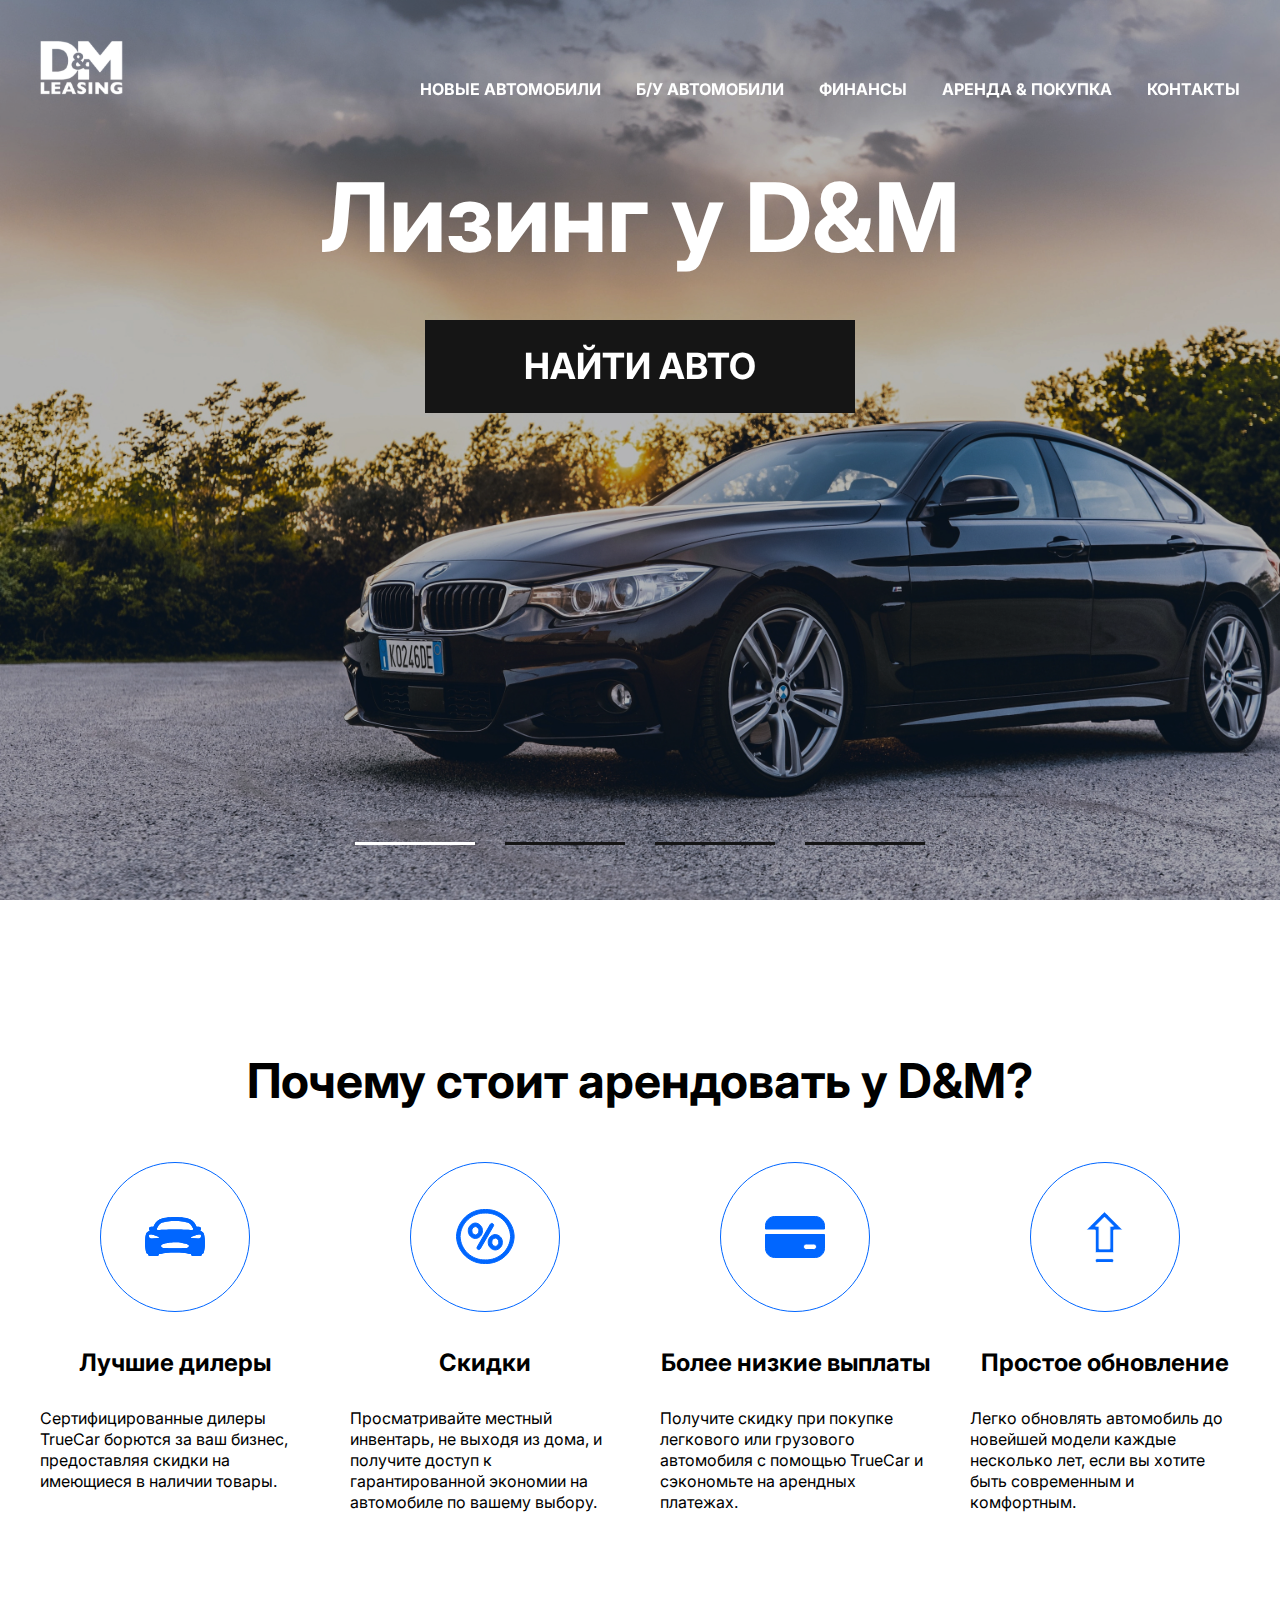
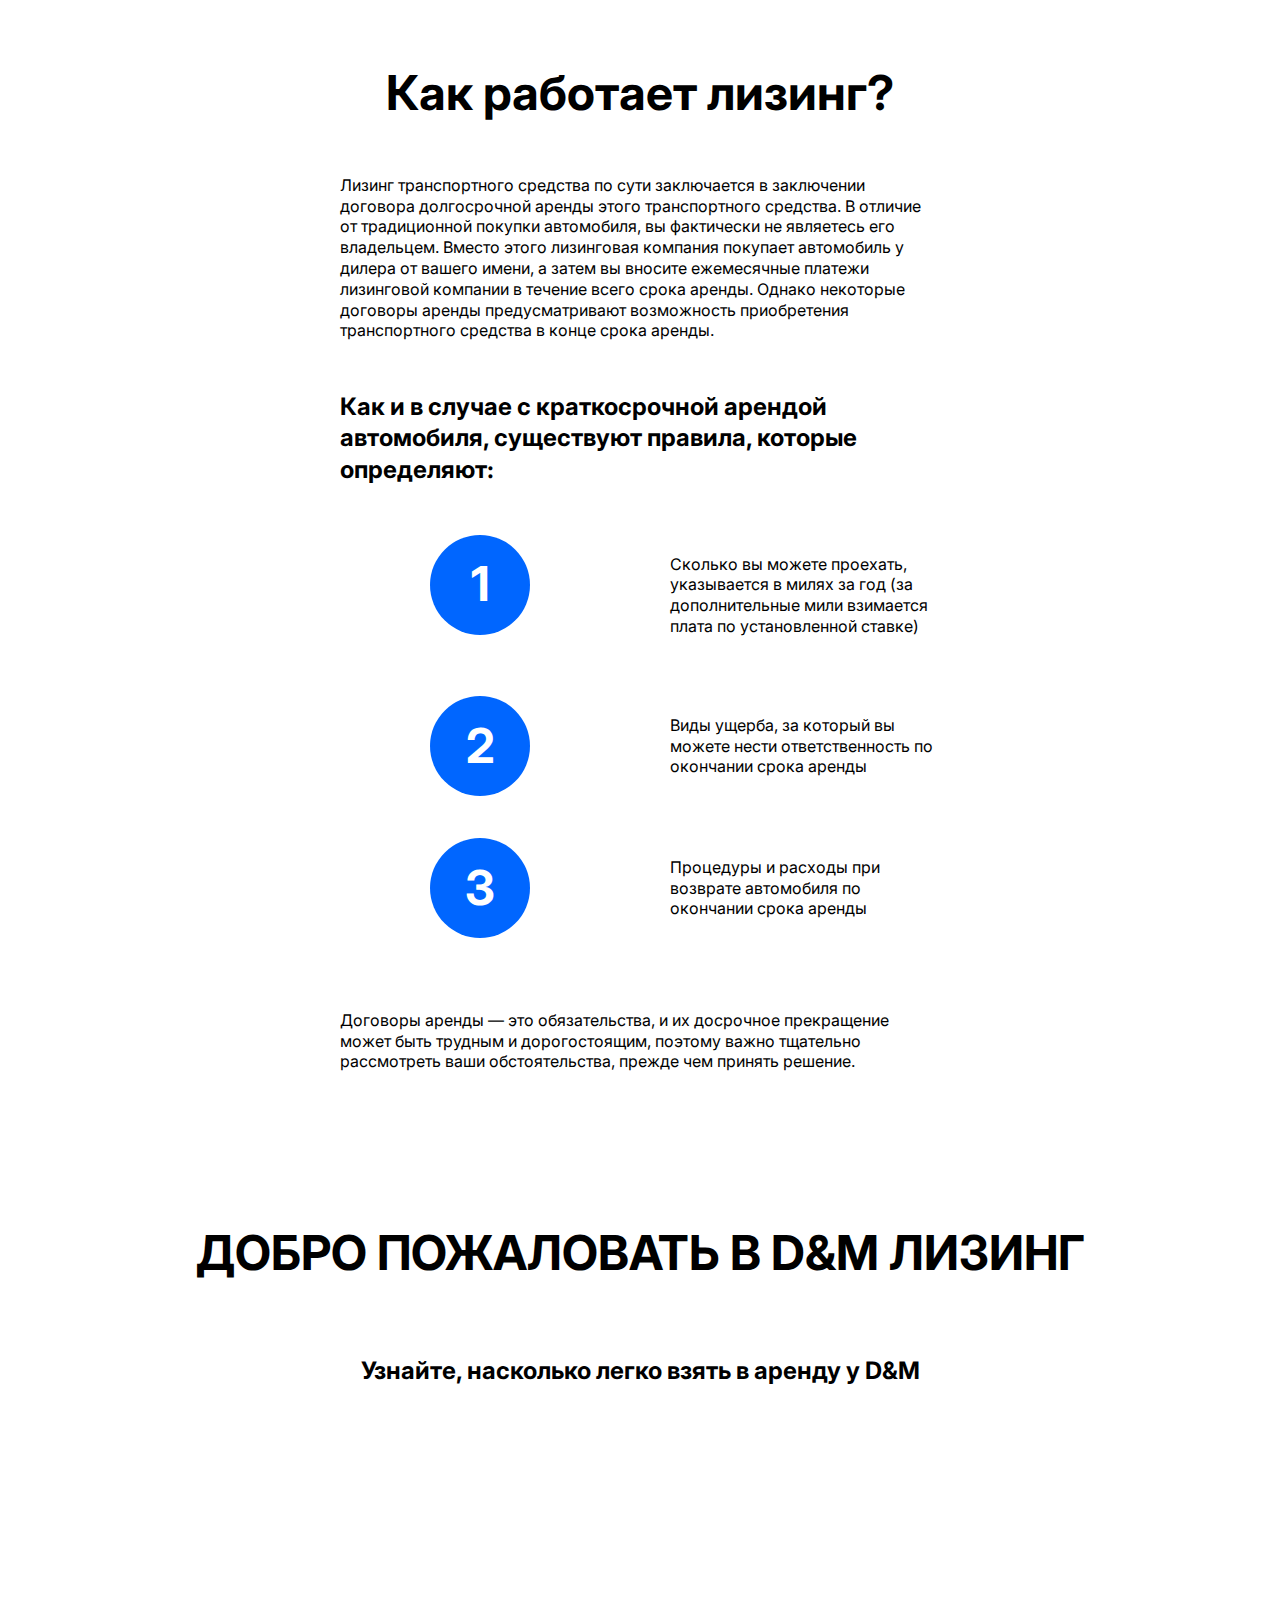
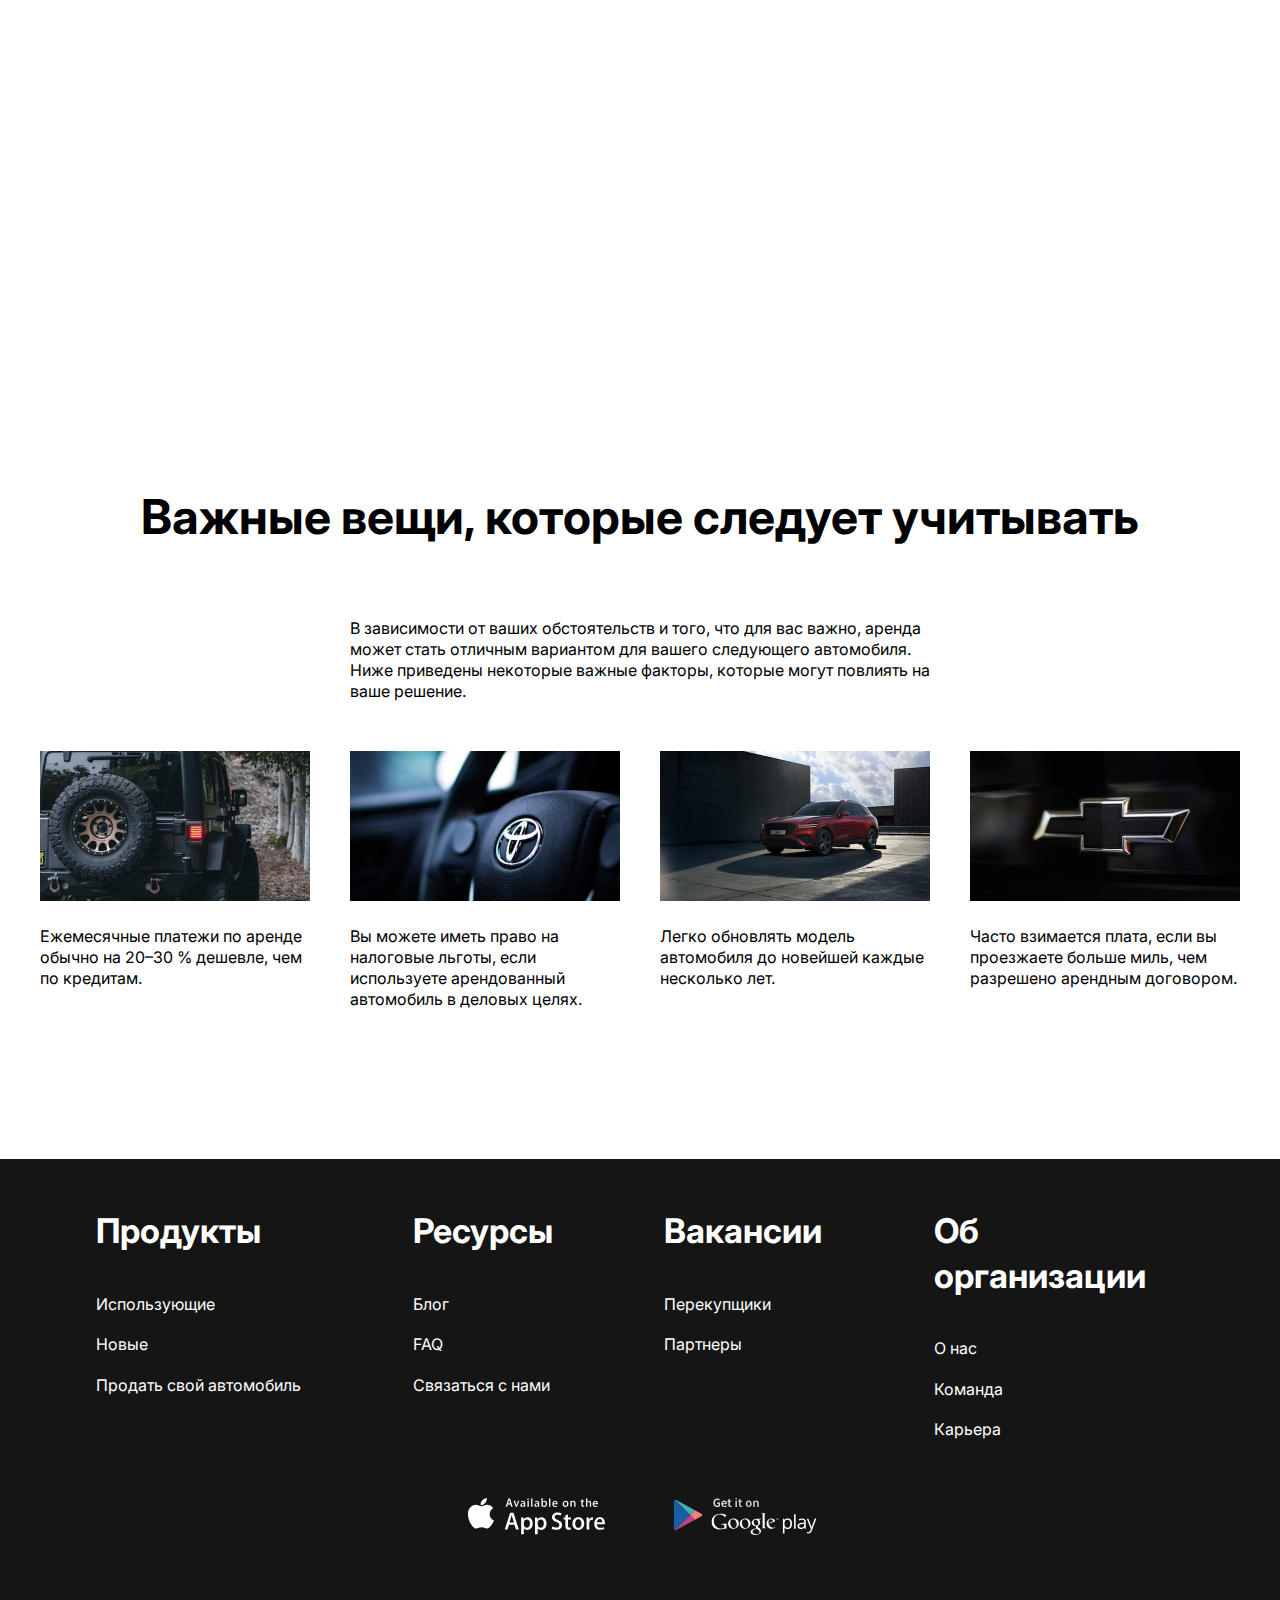
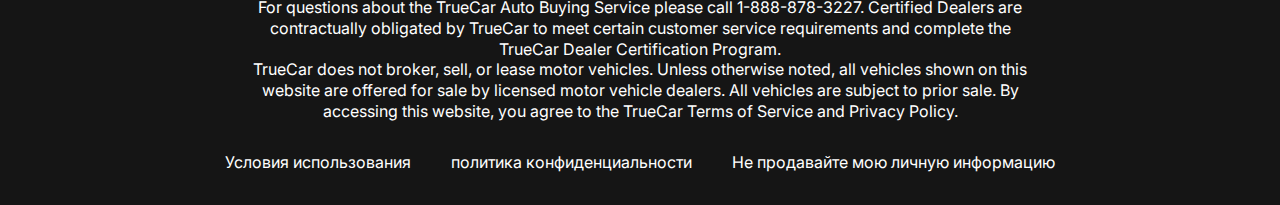
<file: index.html>
<!DOCTYPE html>
<html lang="en">
<head>
    <meta charset="UTF-8">
    <meta name="viewport" content="width=device-width, initial-scale=1.0">
    <title>Document</title>

    <link rel="preconnect" href="https://fonts.googleapis.com">
    <link rel="preconnect" href="https://fonts.gstatic.com" crossorigin>
    <link href="https://fonts.googleapis.com/css2?family=Inter:ital,opsz,wght@0,14..32,100..900;1,14..32,100..900&family=Roboto:wght@400;700&display=swap" rel="stylesheet">

    <!-- swipper -->
    <link
        rel="stylesheet"
        href="https://cdn.jsdelivr.net/npm/swiper@11/swiper-bundle.min.css"
    />

    <link rel="stylesheet" href="css/style.css">
</head>
<body>
    
    <div class="wrapper">
        <header class="header header-main">
            <div class="container">
                <div class="header__inner">
                    <a href="index.html" class="logo">
                        <img class="logo__img" src="images/logo.svg" alt="">
                    </a>
                    <nav class="menu">
                        <ul class="menu__list">
                            <li class="menu__list-item">
                                <a href="new-car.html" class="menu__list-link">НОВЫЕ АВТОМОБИЛИ</a>
                            </li>
                            <li class="menu__list-item">
                                <a href="#" class="menu__list-link">Б/У АВТОМОБИЛИ</a>
                            </li>
                            <li class="menu__list-item">
                                <a href="#" class="menu__list-link">ФИНАНСЫ</a>
                            </li>
                            <li class="menu__list-item">
                                <a href="#" class="menu__list-link">АРЕНДА & ПОКУПКА</a>
                            </li>
                            <li class="menu__list-item">
                                <a href="contacts.html" class="menu__list-link">Контакты</a>
                            </li>
                        </ul>
                    </nav>
                </div>

            </div>
        </header>

        <main class="main">
            <section class="top">
                <div class="container">
                    <h1 class="title">Лизинг у D&M</h1>

                    <a href="#" class="top__link">
                        НАЙТИ АВТО
                    </a>
                </div>
            </section>
            <div class="slider">
                <div class="swiper">
                    <div class="swiper-wrapper">
                        <div class="swiper-slide" style="background-image: url(images/slide1.jpg);background-size: cover;"></div>
                        <div class="swiper-slide" style="background-image: url(images/slide2.jpg);background-size: cover;"></div>
                        <div class="swiper-slide" style="background-image: url(images/slide1.jpg);background-size: cover;"></div>
                        <div class="swiper-slide" style="background-image: url(images/slide2.jpg);background-size: cover;"></div>

                    </div>
                    <div class="swiper-pagination"></div>
                </div>
            </div>

            <section class="why-lease">
                <div class="container">
                    <h2 class="section-title">Почему стоит арендовать у D&M?</h2>
                    
                    <ul class="why-lease__list">
                        <li class="why-lease__item">
                            <img class="why-lease__item-img" src="images/why-lease1.svg" alt="">
                            <h3 class="why-lease__item-title">
                                Лучшие дилеры
                            </h3>
                            <p class="why-lease__item-text">
                                Сертифицированные дилеры TrueCar борются за ваш бизнес, предоставляя скидки на имеющиеся в наличии товары.
                            </p>
                        </li>

                        <li class="why-lease__item">
                            <img class="why-lease__item-img" src="images/why-lease2.svg" alt="">
                            <h3 class="why-lease__item-title">
                                Скидки
                            </h3>
                            <p class="why-lease__item-text">
                                Просматривайте местный инвентарь, не выходя из дома, и получите доступ к гарантированной экономии на автомобиле по вашему выбору.
                            </p>
                        </li>

                        <li class="why-lease__item">
                            <img class="why-lease__item-img" src="images/why-lease3.svg" alt="">
                            <h3 class="why-lease__item-title">
                                Более низкие выплаты
                            </h3>
                            <p class="why-lease__item-text">
                                Получите скидку при покупке легкового или грузового автомобиля с помощью TrueCar и сэкономьте на арендных платежах.
                            </p>
                        </li>

                        <li class="why-lease__item">
                            <img class="why-lease__item-img" src="images/why-lease4.svg" alt="">
                            <h3 class="why-lease__item-title">
                                Простое обновление
                            </h3>
                            <p class="why-lease__item-text">
                                Легко обновлять автомобиль до новейшей модели каждые несколько лет, если вы хотите быть современным и комфортным.
                            </p>
                        </li>
                    </ul>
                </div>
            </section>

            <section class="how-does">
                <div class="container">
                    <div class="how-does__inner">
                        <h2 class="section-title">Как работает лизинг?</h2>
                        <p class="how-does__text">
                            Лизинг транспортного средства по сути заключается в заключении договора 
                            долгосрочной аренды этого транспортного средства. В отличие от традиционной
                             покупки автомобиля, вы фактически не являетесь его владельцем. 
                             Вместо этого лизинговая компания покупает автомобиль у дилера от 
                             вашего имени, а затем вы вносите ежемесячные платежи лизинговой компании 
                             в течение всего срока аренды. Однако некоторые договоры аренды 
                             предусматривают возможность приобретения транспортного средства 
                             в конце срока аренды.
                        </p>
                        <h4 class="how-does__title">Как и в случае с краткосрочной арендой автомобиля, существуют правила, которые определяют:</h4>
                        <ol class="how-does__list">
                            <li class="how-does__item">
                                Сколько вы можете проехать, указывается в милях за год 
                                (за дополнительные мили взимается плата по установленной ставке)
                            </li>
                            <li class="how-does__item">
                                Виды ущерба, за который вы можете нести ответственность 
                                по окончании срока аренды
                            </li>
                            <li class="how-does__item">
                                Процедуры и расходы при возврате автомобиля по окончании 
                                срока аренды
                            </li>
                        </ol>
                        <p class="how-does__text">
                            Договоры аренды — это обязательства, и их досрочное 
                            прекращение может быть трудным и дорогостоящим, поэтому важно 
                            тщательно рассмотреть ваши обстоятельства, прежде чем принять решение.
                        </p>
                    </div>
                </div>
            </section>

            <section class="video">
                <div class="container">
                    <h2 class="section-title video__title">
                        ДОБРО ПОЖАЛОВАТЬ В D&M ЛИЗИНГ
                    </h2>
                    <p class="video__text">
                        Узнайте, насколько легко взять в аренду у D&M
                    </p>
                    <iframe class="video__content" width="1000" height="500" 
                        src="https://www.youtube.com/embed/c0C5Vl1CNQs?si=hvheFlV9cmHF3KUT&amp;controls=0" 
                        title="YouTube video player" frameborder="0" 
                        allow="accelerometer; autoplay; clipboard-write; encrypted-media; gyroscope; picture-in-picture; web-share" 
                        referrerpolicy="strict-origin-when-cross-origin" 
                        allowfullscreen>
                    </iframe>
                </div>
            </section>

            <section class="important">
                <div class="container">
                    <h2 class="section-title important__title">Важные вещи, которые следует учитывать</h2>
                    <p class="important__text">
                        В зависимости от ваших обстоятельств и того, что для вас важно, 
                        аренда может стать отличным вариантом для вашего следующего автомобиля.
                         Ниже приведены некоторые важные факторы, которые могут повлиять на ваше решение.
                    </p>
                    <ul class="important__list">
                        <li class="important__item">
                            <img src="images/important1.jpg" alt="" class="important__item-img">
                            <p class="important__item-text">
                                Ежемесячные платежи по аренде обычно на 20–30 % дешевле, чем по кредитам.
                            </p>
                        </li>

                        <li class="important__item">
                            <img src="images/important2.jpg" alt="" class="important__item-img">
                            <p class="important__item-text">
                                Вы можете иметь право на налоговые льготы, если используете 
                                арендованный автомобиль в деловых целях.
                            </p>
                        </li>

                        <li class="important__item">
                            <img src="images/important3.jpg" alt="" class="important__item-img">
                            <p class="important__item-text">
                                Легко обновлять модель автомобиля до новейшей каждые несколько лет.
                            </p>
                        </li>

                        <li class="important__item">
                            <img src="images/important4.jpg" alt="" class="important__item-img">
                            <p class="important__item-text">
                                Часто взимается плата, если вы проезжаете больше миль, 
                                чем разрешено арендным договором.
                            </p>
                        </li>
                    </ul>
                </div>
            </section>
        </main>

        <footer class="footer">
            <div class="container">
                <nav class="footer__menu">
                    <ul class="footer__menu-list">
                        <li class="footer__menu-item">
                            <p class="footer__menu-title">Продукты</p>
                        </li>
                        <li class="footer__menu-item">
                            <a href="#" class="footer__menu-link">Использующие</a>
                        </li>
                        <li class="footer__menu-item">
                            <a href="#" class="footer__menu-link">Новые</a>
                        </li>
                        <li class="footer__menu-item">
                            <a href="#" class="footer__menu-link">Продать свой автомобиль</a>
                        </li>
                    </ul>

                    <ul class="footer__menu-list">
                        <li class="footer__menu-item">
                            <p class="footer__menu-title">Ресурсы</p>
                        </li>
                        <li class="footer__menu-item">
                            <a href="#" class="footer__menu-link">Блог</a>
                        </li>
                        <li class="footer__menu-item">
                            <a href="#" class="footer__menu-link">FAQ</a>
                        </li>
                        <li class="footer__menu-item">
                            <a href="#" class="footer__menu-link">Связаться с нами</a>
                        </li>
                    </ul>

                    <ul class="footer__menu-list">
                        <li class="footer__menu-item">
                            <p class="footer__menu-title">Вакансии</p>
                        </li>
                        <li class="footer__menu-item">
                            <a href="#" class="footer__menu-link">Перекупщики</a>
                        </li>
                        <li class="footer__menu-item">
                            <a href="#" class="footer__menu-link">Партнеры</a>
                        </li>
                    </ul>

                    <ul class="footer__menu-list">
                        <li class="footer__menu-item">
                            <p class="footer__menu-title">Об организации</p>
                        </li>
                        <li class="footer__menu-item">
                            <a href="#" class="footer__menu-link">О нас</a>
                        </li>
                        <li class="footer__menu-item">
                            <a href="#" class="footer__menu-link">Команда</a>
                        </li>
                        <li class="footer__menu-item">
                            <a href="#" class="footer__menu-link">Карьера</a>
                        </li>
                    </ul>

                </nav>
                <ul class="app">
                    <li class="app__item">
                        <a href="#" class="app__item-link">
                            <img class="app__item-img" src="images/app-store.svg" alt="">
                        </a>
                    </li>
                    <li class="app__item">
                        <a href="#" class="app__item-link">
                            <img class="app__item-img" src="images/google-play.svg" alt="">
                        </a>
                    </li>
                </ul>
                <div class="footer__copy">
                    <p class="footer__copy-text">
                        For questions about the TrueCar Auto Buying Service please call 1-888-878-3227.
                        Certified Dealers are contractually obligated by TrueCar to meet 
                        certain customer service requirements and complete the TrueCar Dealer Certification Program.
                    </p>
                    <p class="footer__copy-text">
                        TrueCar does not broker, sell, or lease motor vehicles. 
                        Unless otherwise noted, all vehicles shown on this website are offered 
                        for sale by licensed motor vehicle dealers. All vehicles are subject to prior sale. 
                        By accessing this website, you agree to the TrueCar Terms of Service and Privacy Policy.
                    </p>
                </div>
                <nav class="copy__nav">
                    <ul class="copy__nav-list">
                        <li class="copy__nav-item">
                            <a href="#" class="copy__nav-link">Условия использования</a>
                        </li>
                        <li class="copy__nav-item">
                            <a href="#" class="copy__nav-link">политика конфиденциальности</a>
                        </li>
                        <li class="copy__nav-item">
                            <a href="#" class="copy__nav-link">Не продавайте мою личную информацию</a>
                        </li>
                    </ul>
                </nav>
            </div>
        </footer>
    </div>


    <script src="https://cdn.jsdelivr.net/npm/swiper@11/swiper-bundle.min.js"></script>
    <script src="js/main.js"></script>
</body>
</html>
</file>
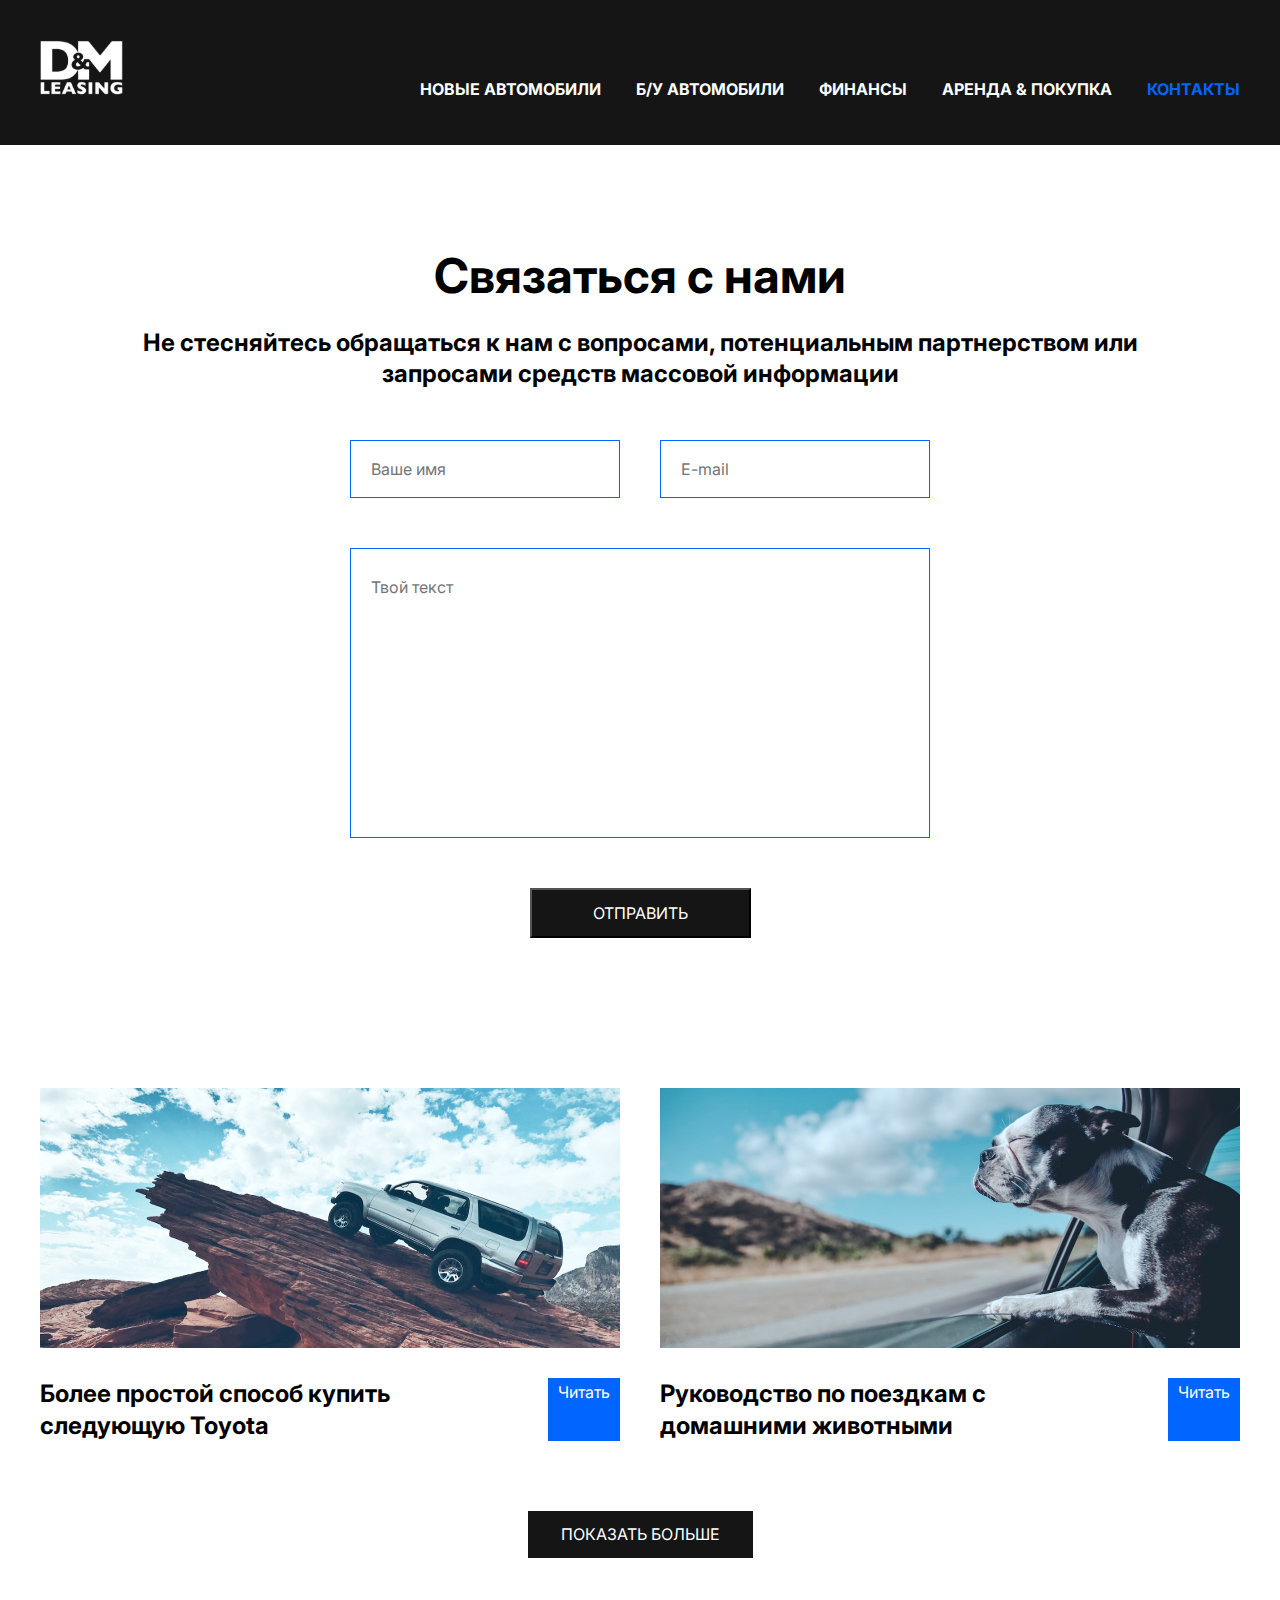
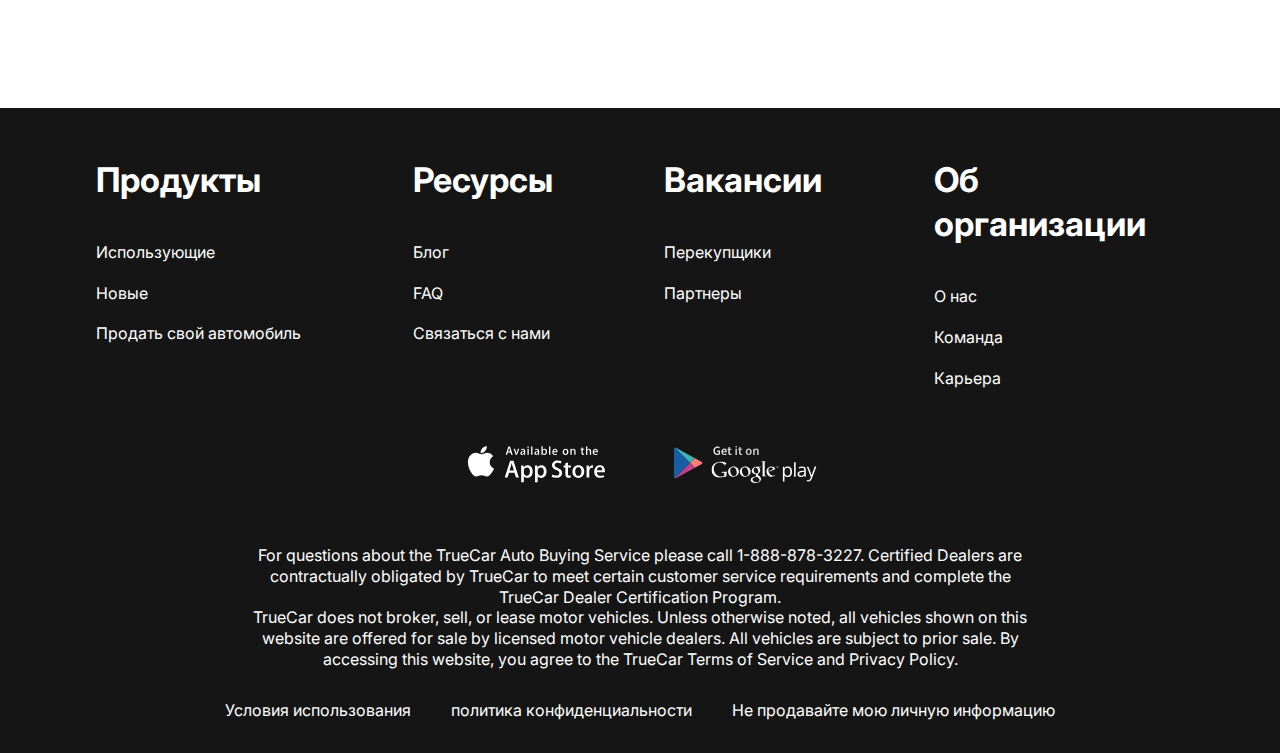
<file: contacts.html>
<!DOCTYPE html>
<html lang="en">
<head>
    <meta charset="UTF-8">
    <meta name="viewport" content="width=device-width, initial-scale=1.0">
    <title>Document</title>

    <link rel="preconnect" href="https://fonts.googleapis.com">
    <link rel="preconnect" href="https://fonts.gstatic.com" crossorigin>
    <link href="https://fonts.googleapis.com/css2?family=Inter:ital,opsz,wght@0,14..32,100..900;1,14..32,100..900&family=Roboto:wght@400;700&display=swap" rel="stylesheet">

    <link rel="stylesheet" href="css/style.css">
</head>
<body>
    
    <div class="wrapper">
        <header class="header">
            <div class="container">
                <div class="header__inner">
                    <a href="index.html" class="logo">
                        <img class="logo__img" src="images/logo.svg" alt="">
                    </a>
                    <nav class="menu">
                        <ul class="menu__list">
                            <li class="menu__list-item">
                                <a href="new-car.html" class="menu__list-link">НОВЫЕ АВТОМОБИЛИ</a>
                            </li>
                            <li class="menu__list-item">
                                <a href="#" class="menu__list-link">Б/У АВТОМОБИЛИ</a>
                            </li>
                            <li class="menu__list-item">
                                <a href="#" class="menu__list-link">ФИНАНСЫ</a>
                            </li>
                            <li class="menu__list-item">
                                <a href="#" class="menu__list-link">АРЕНДА & ПОКУПКА</a>
                            </li>
                            <li class="menu__list-item ">
                                <a href="contacts.html" class="menu__list-link menu__list-link--active">Контакты</a>
                            </li>
                        </ul>
                    </nav>
                </div>

            </div>
        </header>

        <main class="main">
            <section class="contacts">
                <div class="container">
                    <h2 class="section-title contacts__title">Связаться с нами</h2>
                    <p class="contacts__text">
                        Не стесняйтесь обращаться к нам с вопросами, потенциальным 
                        партнерством или запросами средств массовой информации
                    </p>
                    <form action="#" class="form">
                        <input type="text" class="form__input" placeholder="Ваше имя">
                        <input type="email" class="form__input" placeholder="E-mail">
                        <textarea class="form__textarea" placeholder="Твой текст"></textarea>
                        <button class="form__btn" type="submit">Отправить</button>
                    </form>
                </div>
            </section>

            <section class="blog">
                <div class="container">
                    <div class="blog__items">
                        <div class="blog__item">
                            <img class="blog__item-img" src="images/blog1.jpg" alt="">
                            <h4 class="blog__item-title">Более простой способ купить следующую Toyota</h4>
                            <a href="#" class="blog__item-link">Читать</a>
                        </div>

                        <div class="blog__item">
                            <img class="blog__item-img" src="images/blog2.jpg" alt="">
                            <h4 class="blog__item-title">Руководство по поездкам с домашними животными</h4>
                            <a href="#" class="blog__item-link">Читать</a>
                        </div>
                    </div>
                    <a href="#" class="showmore__link">
                        показать больше
                    </a>

                </div>
            </section>
            
        </main>

        <footer class="footer">
            <div class="container">
                <nav class="footer__menu">
                    <ul class="footer__menu-list">
                        <li class="footer__menu-item">
                            <p class="footer__menu-title">Продукты</p>
                        </li>
                        <li class="footer__menu-item">
                            <a href="#" class="footer__menu-link">Использующие</a>
                        </li>
                        <li class="footer__menu-item">
                            <a href="#" class="footer__menu-link">Новые</a>
                        </li>
                        <li class="footer__menu-item">
                            <a href="#" class="footer__menu-link">Продать свой автомобиль</a>
                        </li>
                    </ul>

                    <ul class="footer__menu-list">
                        <li class="footer__menu-item">
                            <p class="footer__menu-title">Ресурсы</p>
                        </li>
                        <li class="footer__menu-item">
                            <a href="#" class="footer__menu-link">Блог</a>
                        </li>
                        <li class="footer__menu-item">
                            <a href="#" class="footer__menu-link">FAQ</a>
                        </li>
                        <li class="footer__menu-item">
                            <a href="#" class="footer__menu-link">Связаться с нами</a>
                        </li>
                    </ul>

                    <ul class="footer__menu-list">
                        <li class="footer__menu-item">
                            <p class="footer__menu-title">Вакансии</p>
                        </li>
                        <li class="footer__menu-item">
                            <a href="#" class="footer__menu-link">Перекупщики</a>
                        </li>
                        <li class="footer__menu-item">
                            <a href="#" class="footer__menu-link">Партнеры</a>
                        </li>
                    </ul>

                    <ul class="footer__menu-list">
                        <li class="footer__menu-item">
                            <p class="footer__menu-title">Об организации</p>
                        </li>
                        <li class="footer__menu-item">
                            <a href="#" class="footer__menu-link">О нас</a>
                        </li>
                        <li class="footer__menu-item">
                            <a href="#" class="footer__menu-link">Команда</a>
                        </li>
                        <li class="footer__menu-item">
                            <a href="#" class="footer__menu-link">Карьера</a>
                        </li>
                    </ul>

                </nav>
                <ul class="app">
                    <li class="app__item">
                        <a href="#" class="app__item-link">
                            <img class="app__item-img" src="images/app-store.svg" alt="">
                        </a>
                    </li>
                    <li class="app__item">
                        <a href="#" class="app__item-link">
                            <img class="app__item-img" src="images/google-play.svg" alt="">
                        </a>
                    </li>
                </ul>
                <div class="footer__copy">
                    <p class="footer__copy-text">
                        For questions about the TrueCar Auto Buying Service please call 1-888-878-3227.
                        Certified Dealers are contractually obligated by TrueCar to meet 
                        certain customer service requirements and complete the TrueCar Dealer Certification Program.
                    </p>
                    <p class="footer__copy-text">
                        TrueCar does not broker, sell, or lease motor vehicles. 
                        Unless otherwise noted, all vehicles shown on this website are offered 
                        for sale by licensed motor vehicle dealers. All vehicles are subject to prior sale. 
                        By accessing this website, you agree to the TrueCar Terms of Service and Privacy Policy.
                    </p>
                </div>
                <nav class="copy__nav">
                    <ul class="copy__nav-list">
                        <li class="copy__nav-item">
                            <a href="#" class="copy__nav-link">Условия использования</a>
                        </li>
                        <li class="copy__nav-item">
                            <a href="#" class="copy__nav-link">политика конфиденциальности</a>
                        </li>
                        <li class="copy__nav-item">
                            <a href="#" class="copy__nav-link">Не продавайте мою личную информацию</a>
                        </li>
                    </ul>
                </nav>
            </div>
        </footer>
    </div>

</body>
</html>
</file>
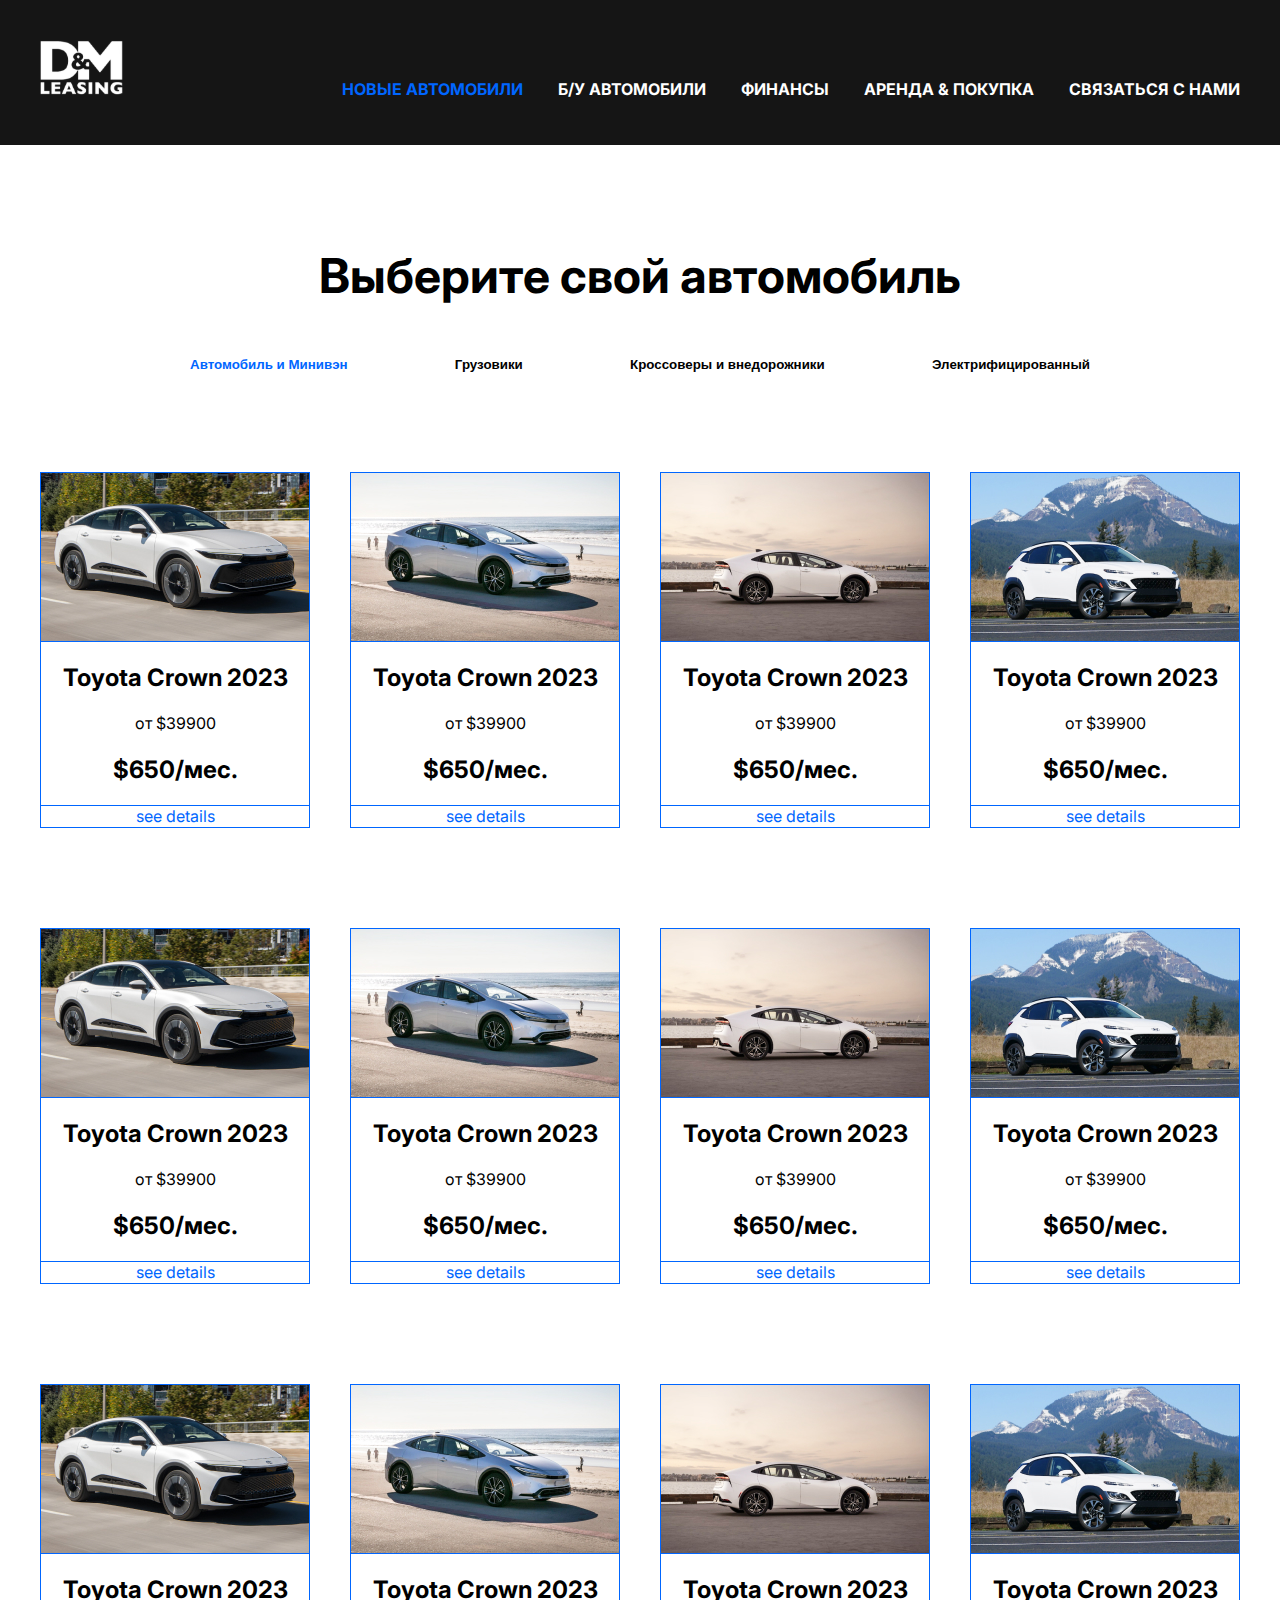
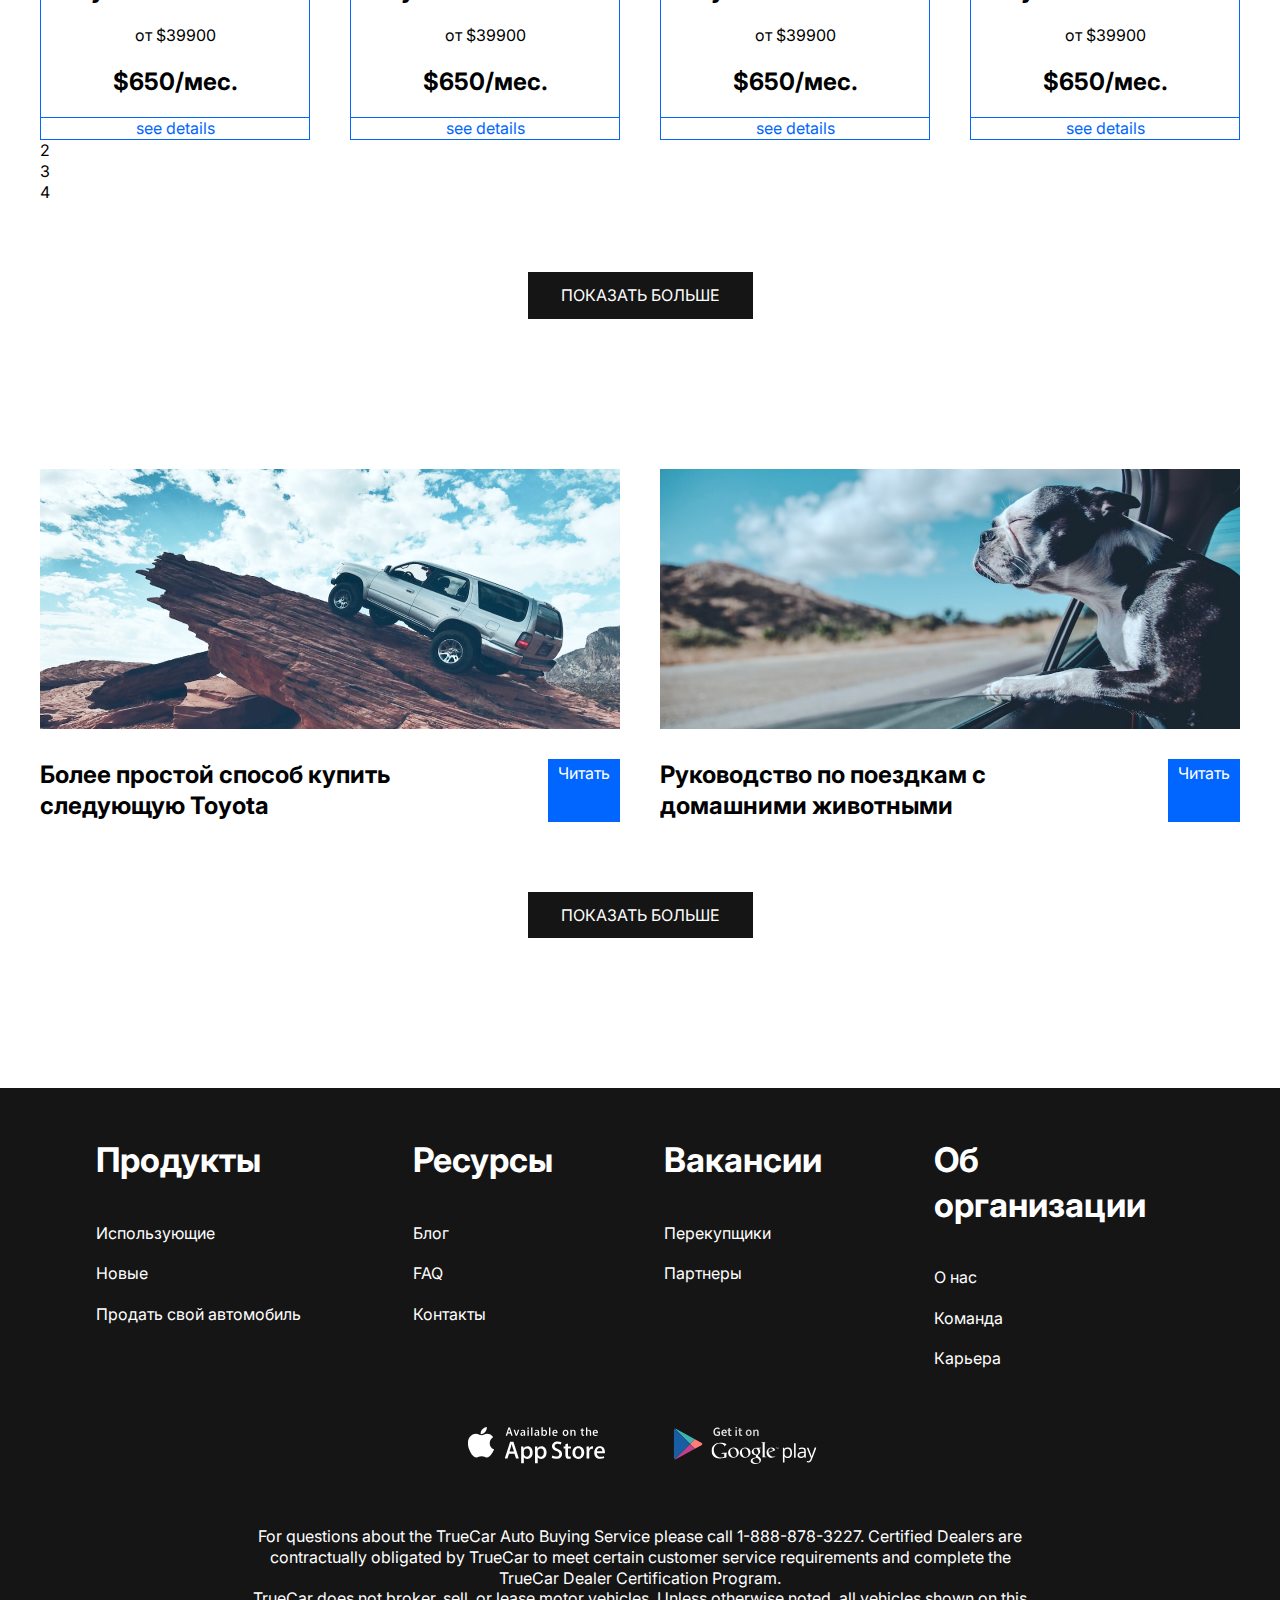
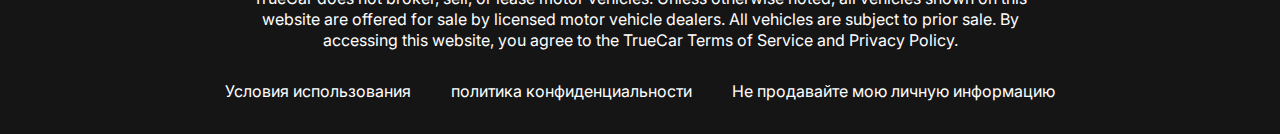
<file: new-car.html>
<!DOCTYPE html>
<html lang="en">
<head>
    <meta charset="UTF-8">
    <meta name="viewport" content="width=device-width, initial-scale=1.0">
    <title>Document</title>

    <link rel="preconnect" href="https://fonts.googleapis.com">
    <link rel="preconnect" href="https://fonts.gstatic.com" crossorigin>
    <link href="https://fonts.googleapis.com/css2?family=Inter:ital,opsz,wght@0,14..32,100..900;1,14..32,100..900&family=Roboto:wght@400;700&display=swap" rel="stylesheet">

    <link rel="stylesheet" href="css/style.css">
</head>
<body>
    
    <div class="wrapper">
        <header class="header ">
            <div class="container">
                <div class="header__inner">
                    <a href="index.html" class="logo">
                        <img class="logo__img" src="images/logo.svg" alt="">
                    </a>
                    <nav class="menu">
                        <ul class="menu__list">
                            <li class="menu__list-item">
                                <a href="#" class="menu__list-link menu__list-link--active">НОВЫЕ АВТОМОБИЛИ</a>
                            </li>
                            <li class="menu__list-item">
                                <a href="#" class="menu__list-link">Б/У АВТОМОБИЛИ</a>
                            </li>
                            <li class="menu__list-item">
                                <a href="#" class="menu__list-link">ФИНАНСЫ</a>
                            </li>
                            <li class="menu__list-item">
                                <a href="#" class="menu__list-link">АРЕНДА & ПОКУПКА</a>
                            </li>
                            <li class="menu__list-item">
                                <a href="contacts.html" class="menu__list-link">СВЯЗАТЬСЯ С НАМИ</a>
                            </li>
                        </ul>
                    </nav>
                </div>

            </div>
        </header>

        <main class="main">
            <section class="choose">
                <div class="container">
                    <h2 class="section-title">
                        Выберите свой автомобиль
                    </h2>
                    <div class="tabs">
                        <div class="tabs__btn">
                            <button class="tabs__btn-item tabs__btn-item--active">Автомобиль и Минивэн</button>
                            <button class="tabs__btn-item">Грузовики</button>
                            <button class="tabs__btn-item">Кроссоверы и внедорожники</button>
                            <button class="tabs__btn-item">Электрифицированный</button>
                        </div>
                        <div class="tabs__content">
                            <div class="tabs__content-item">
                                <div class="card">
                                    <img src="images/card1.jpg" alt="" class="card__img">
                                    <div class="card__content">
                                        <h4 class="card__title">Toyota Crown 2023</h4>
                                        <p class="cars__text">от $39900</p>
                                        <p class="cars__price">$650/мес.</p>
                                    </div>
                                   
                                    <a href="#" class="card__link">see details</a>
                                </div>

                                <div class="card">
                                    <img src="images/card2.jpg" alt="" class="card__img">
                                    <div class="card__content">
                                        <h4 class="card__title">Toyota Crown 2023</h4>
                                        <p class="cars__text">от $39900</p>
                                        <p class="cars__price">$650/мес.</p>
                                    </div>
                                    <a href="#" class="card__link">see details</a>
                                </div>

                                <div class="card">
                                    <img src="images/card3.jpg" alt="" class="card__img">
                                    <div class="card__content">
                                        <h4 class="card__title">Toyota Crown 2023</h4>
                                        <p class="cars__text">от $39900</p>
                                        <p class="cars__price">$650/мес.</p>
                                    </div>
                                    <a href="#" class="card__link">see details</a>
                                </div>

                                <div class="card">
                                    <img src="images/card4.jpg" alt="" class="card__img">
                                    <div class="card__content">
                                        <h4 class="card__title">Toyota Crown 2023</h4>
                                        <p class="cars__text">от $39900</p>
                                        <p class="cars__price">$650/мес.</p>
                                    </div>
                                    <a href="#" class="card__link">see details</a>
                                </div>

                                <div class="card">
                                    <img src="images/card1.jpg" alt="" class="card__img">
                                    <div class="card__content">
                                        <h4 class="card__title">Toyota Crown 2023</h4>
                                        <p class="cars__text">от $39900</p>
                                        <p class="cars__price">$650/мес.</p>
                                    </div>
                                   
                                    <a href="#" class="card__link">see details</a>
                                </div>

                                <div class="card">
                                    <img src="images/card2.jpg" alt="" class="card__img">
                                    <div class="card__content">
                                        <h4 class="card__title">Toyota Crown 2023</h4>
                                        <p class="cars__text">от $39900</p>
                                        <p class="cars__price">$650/мес.</p>
                                    </div>
                                    <a href="#" class="card__link">see details</a>
                                </div>

                                <div class="card">
                                    <img src="images/card3.jpg" alt="" class="card__img">
                                    <div class="card__content">
                                        <h4 class="card__title">Toyota Crown 2023</h4>
                                        <p class="cars__text">от $39900</p>
                                        <p class="cars__price">$650/мес.</p>
                                    </div>
                                    <a href="#" class="card__link">see details</a>
                                </div>

                                <div class="card">
                                    <img src="images/card4.jpg" alt="" class="card__img">
                                    <div class="card__content">
                                        <h4 class="card__title">Toyota Crown 2023</h4>
                                        <p class="cars__text">от $39900</p>
                                        <p class="cars__price">$650/мес.</p>
                                    </div>
                                    <a href="#" class="card__link">see details</a>
                                </div>

                                <div class="card">
                                    <img src="images/card1.jpg" alt="" class="card__img">
                                    <div class="card__content">
                                        <h4 class="card__title">Toyota Crown 2023</h4>
                                        <p class="cars__text">от $39900</p>
                                        <p class="cars__price">$650/мес.</p>
                                    </div>
                                   
                                    <a href="#" class="card__link">see details</a>
                                </div>

                                <div class="card">
                                    <img src="images/card2.jpg" alt="" class="card__img">
                                    <div class="card__content">
                                        <h4 class="card__title">Toyota Crown 2023</h4>
                                        <p class="cars__text">от $39900</p>
                                        <p class="cars__price">$650/мес.</p>
                                    </div>
                                    <a href="#" class="card__link">see details</a>
                                </div>

                                <div class="card">
                                    <img src="images/card3.jpg" alt="" class="card__img">
                                    <div class="card__content">
                                        <h4 class="card__title">Toyota Crown 2023</h4>
                                        <p class="cars__text">от $39900</p>
                                        <p class="cars__price">$650/мес.</p>
                                    </div>
                                    <a href="#" class="card__link">see details</a>
                                </div>

                                <div class="card">
                                    <img src="images/card4.jpg" alt="" class="card__img">
                                    <div class="card__content">
                                        <h4 class="card__title">Toyota Crown 2023</h4>
                                        <p class="cars__text">от $39900</p>
                                        <p class="cars__price">$650/мес.</p>
                                    </div>
                                    <a href="#" class="card__link">see details</a>
                                </div>
                            </div>

                            <div class="tabs__content-item">
                                2
                            </div>

                            <div class="tabs__content-item">
                                3
                            </div>

                            <div class="tabs__content-item">
                                4
                            </div>
                        </div>
                    </div>
                    <a href="#" class="showmore__link">
                        показать больше
                    </a>
                </div>
            </section>

            <section class="blog">
                <div class="container">
                    <div class="blog__items">
                        <div class="blog__item">
                            <img class="blog__item-img" src="images/blog1.jpg" alt="">
                            <h4 class="blog__item-title">Более простой способ купить следующую Toyota</h4>
                            <a href="#" class="blog__item-link">Читать</a>
                        </div>

                        <div class="blog__item">
                            <img class="blog__item-img" src="images/blog2.jpg" alt="">
                            <h4 class="blog__item-title">Руководство по поездкам с домашними животными</h4>
                            <a href="#" class="blog__item-link">Читать</a>
                        </div>
                    </div>
                    <a href="#" class="showmore__link">
                        показать больше
                    </a>

                </div>
            </section>
        </main>

        <footer class="footer">
            <div class="container">
                <nav class="footer__menu">
                    <ul class="footer__menu-list">
                        <li class="footer__menu-item">
                            <p class="footer__menu-title">Продукты</p>
                        </li>
                        <li class="footer__menu-item">
                            <a href="#" class="footer__menu-link">Использующие</a>
                        </li>
                        <li class="footer__menu-item">
                            <a href="#" class="footer__menu-link">Новые</a>
                        </li>
                        <li class="footer__menu-item">
                            <a href="#" class="footer__menu-link">Продать свой автомобиль</a>
                        </li>
                    </ul>

                    <ul class="footer__menu-list">
                        <li class="footer__menu-item">
                            <p class="footer__menu-title">Ресурсы</p>
                        </li>
                        <li class="footer__menu-item">
                            <a href="#" class="footer__menu-link">Блог</a>
                        </li>
                        <li class="footer__menu-item">
                            <a href="#" class="footer__menu-link">FAQ</a>
                        </li>
                        <li class="footer__menu-item">
                            <a href="contacts.html" class="footer__menu-link">Контакты</a>
                        </li>
                    </ul>

                    <ul class="footer__menu-list">
                        <li class="footer__menu-item">
                            <p class="footer__menu-title">Вакансии</p>
                        </li>
                        <li class="footer__menu-item">
                            <a href="#" class="footer__menu-link">Перекупщики</a>
                        </li>
                        <li class="footer__menu-item">
                            <a href="#" class="footer__menu-link">Партнеры</a>
                        </li>
                    </ul>

                    <ul class="footer__menu-list">
                        <li class="footer__menu-item">
                            <p class="footer__menu-title">Об организации</p>
                        </li>
                        <li class="footer__menu-item">
                            <a href="#" class="footer__menu-link">О нас</a>
                        </li>
                        <li class="footer__menu-item">
                            <a href="#" class="footer__menu-link">Команда</a>
                        </li>
                        <li class="footer__menu-item">
                            <a href="#" class="footer__menu-link">Карьера</a>
                        </li>
                    </ul>

                </nav>
                <ul class="app">
                    <li class="app__item">
                        <a href="#" class="app__item-link">
                            <img class="app__item-img" src="images/app-store.svg" alt="">
                        </a>
                    </li>
                    <li class="app__item">
                        <a href="#" class="app__item-link">
                            <img class="app__item-img" src="images/google-play.svg" alt="">
                        </a>
                    </li>
                </ul>
                <div class="footer__copy">
                    <p class="footer__copy-text">
                        For questions about the TrueCar Auto Buying Service please call 1-888-878-3227.
                        Certified Dealers are contractually obligated by TrueCar to meet 
                        certain customer service requirements and complete the TrueCar Dealer Certification Program.
                    </p>
                    <p class="footer__copy-text">
                        TrueCar does not broker, sell, or lease motor vehicles. 
                        Unless otherwise noted, all vehicles shown on this website are offered 
                        for sale by licensed motor vehicle dealers. All vehicles are subject to prior sale. 
                        By accessing this website, you agree to the TrueCar Terms of Service and Privacy Policy.
                    </p>
                </div>
                <nav class="copy__nav">
                    <ul class="copy__nav-list">
                        <li class="copy__nav-item">
                            <a href="#" class="copy__nav-link">Условия использования</a>
                        </li>
                        <li class="copy__nav-item">
                            <a href="#" class="copy__nav-link">политика конфиденциальности</a>
                        </li>
                        <li class="copy__nav-item">
                            <a href="#" class="copy__nav-link">Не продавайте мою личную информацию</a>
                        </li>
                    </ul>
                </nav>
            </div>
        </footer>
    </div>

</body>
</html>
</file>
<file: css/style.css>
html {
  box-sizing: border-box;
}

*,
*::after,
*::before {
  box-sizing: inherit;
  margin: 0;
  padding: 0;
}

html,
body {
  height: 100%;
}

ul {
  list-style: none;
}

a {
  text-decoration: none;
  color: inherit;
}

.container {
  max-width: 1220px;
  margin: 0 auto;
  padding: 0 10px;
}

.section-title {
  margin-bottom: 50px;
  font-size: 48px;
  font-weight: 700;
  text-align: center;
}

.wrapper {
  min-height: 100%;
  display: flex;
  flex-direction: column;
}

body {
  font-family: "Inter", sans-serif;
  font-size: 16px;
  font-weight: 400;
  line-height: 1.3;
}

.header {
  background-color: #151515;
}

.header-main {
  background-color: transparent;
  position: absolute;
  z-index: 10;
  left: 0;
  right: 0;
}

.header__inner {
  padding-top: 40px;
  padding-bottom: 45px;
  display: flex;
  justify-content: space-between;
  align-items: flex-end;
}

.menu__list {
  display: flex;
  gap: 35px;
}

.menu__list-link {
  color: #fff;
  text-transform: uppercase;
  font-weight: 700;
}

.menu__list-link--active {
  color: #0066ff;
}

/* FOOTER */

.footer {
  background-color: #151515;
  padding: 50px 0 32px;
  color: #fff;
}

.footer__menu {
  display: flex;
  justify-content: space-around;
  margin-bottom: 50px;
}

.footer__menu-list {
  max-width: 250px;
}

.footer__menu-title {
  font-size: 34px;
  font-weight: 700;
  padding-bottom: 20px;
}

.footer__menu-item + .footer__menu-item {
  padding-top: 20px;
}

.app {
  display: flex;
  justify-content: center;
  gap: 40px;
  margin-bottom: 52px;
}

.footer__copy {
  max-width: 800px;
  margin: 0 auto 30px;
  text-align: center;
}

.copy__nav-list {
  display: flex;
  justify-content: center;
  gap: 40px;
}

/* MAIN */

.main {
  flex-grow: 1;
}

.top {
  color: #fff;
  text-align: center;
  padding-top: 50px;
  padding-bottom: 50px;
  position: absolute;
  z-index: 5;
  left: 0;
  right: 0;
}

.title {
  padding-top: 105px;
  padding-bottom: 40px;
  font-size: 96px;
  font-weight: 700;
}

.top__link {
  background-color: #151515;
  padding: 23px;
  max-width: 430px;
  width: 100%;
  display: inline-block;
  font-size: 36px;
  font-weight: 700;
}

.swiper::after {
  content: "";
  background: rgb(21, 21, 21, 0.3);
  position: absolute;
  z-index: 1;
  left: 0;
  right: 0;
  bottom: 0;
  top: 0;
}

.swiper-slide {
  height: 100vh;
  background-repeat: no-repeat;
  background-position: center;
}

.swiper-horizontal > .swiper-pagination-bullets .swiper-pagination-bullet,
.swiper-pagination-horizontal.swiper-pagination-bullets
  .swiper-pagination-bullet {
  margin: 0 15px;
}

.swiper-pagination-bullets.swiper-pagination-horizontal {
  bottom: 50px;
}

.swiper-pagination-bullet {
  width: 120px;
  height: 3px;
  background-color: #151515;
  border-radius: 0;
  opacity: 1;
}
.swiper-pagination-bullet-active {
  background-color: #fff;
}

.why-lease {
  padding: 150px 0;
}

.why-lease__list {
  display: grid;
  grid-template-columns: repeat(4, 1fr);
  gap: 40px;
  text-align: center;
}

.why-lease__item-img {
  margin-bottom: 30px;
}

.why-lease__item-title {
  margin-bottom: 30px;
  font-size: 24px;
  font-weight: 700;
}

.why-lease__item-text {
  text-align: left;
}

.how-does {
  padding-bottom: 150px;
}

.how-does__inner {
  max-width: 600px;
  margin: 0 auto;
}

.how-does__title {
  font-size: 24px;
  font-weight: 700;
  padding-top: 50px;
}

.how-does__list {
  padding: 50px 0 70px;
  counter-reset: myCounter;
}

.how-does__item {
  list-style-type: none;
  width: 270px;
  position: relative;
  margin-left: auto;
  box-sizing: content-box;
  padding: 19px 0 19px 240px;
  min-height: 64px;
}

.how-does__item + .how-does__item {
  margin-top: 40px;
}

.how-does__item::before {
  counter-increment: myCounter;
  content: counter(myCounter);
  display: flex;
  justify-content: center;
  align-items: center;
  background-color: #0066ff;
  font-size: 48px;
  font-weight: 700;
  width: 100px;
  height: 100px;
  border-radius: 50%;
  color: #fff;
  position: absolute;
  left: 0;
  top: 0;
}

.video {
  padding-bottom: 150px;
}

.video__title {
  padding-bottom: 20px;
}

.video__text {
  font-size: 24px;
  font-weight: 700;
  margin-bottom: 50px;
  text-align: center;
}

.video__content {
  margin: 0 auto;
  display: block;
}

.important {
  padding-bottom: 150px;
}

.important__title {
  padding-bottom: 20px;
}

.important__text {
  max-width: 580px;
  margin: 0 auto 50px;
}

.important__list {
  display: grid;
  grid-template-columns: repeat(4, 1fr);
  gap: 40px;
}

.important__item-img {
  margin-bottom: 20px;
}

.contacts {
  padding: 100px 0 150px;
}

.contacts__title {
  margin-bottom: 20px;
}

.contacts__text {
  font-size: 24px;
  font-weight: 700;
  margin-bottom: 50px;
  padding: 0 100px;
  text-align: center;
}

.form {
  max-width: 580px;
  margin: 0 auto;
  display: flex;
  justify-content: space-between;
  flex-wrap: wrap;
}

.form__input {
  width: 270px;
  padding: 18px 20px;
  display: inline-block;
  border: 1px solid #0066ff;
  margin-bottom: 50px;

  font-family: "Inter", sans-serif;
  font-size: 16px;
  font-weight: 400;
  line-height: 1.3;
  color: #000;
}

.form__input ::plaseholder {
  font-family: "Inter", sans-serif;
  font-size: 16px;
  font-weight: 400;
  line-height: 1.3;
  color: #000;
  opacity: 0.5;
}

.form__textarea {
  width: 100%;
  resize: none;
  padding: 28px 20px;
  height: 290px;
  border: 1px solid #0066ff;

  font-family: "Inter", sans-serif;
  font-size: 16px;
  font-weight: 400;
  line-height: 1.3;
  color: #000;

  margin-bottom: 50px;
}

.form__textarea ::placeholder {
  font-family: "Inter", sans-serif;
  font-size: 16px;
  font-weight: 400;
  line-height: 1.3;
  color: #000;
  opacity: 0.5;
}

.form__btn {
  font-family: "Inter", sans-serif;
  font-size: 16px;
  font-weight: 400;
  text-transform: uppercase;
  color: #fff;
  background-color: #151515;
  padding: 13px 61px;
  margin: 0 auto;
}

.blog {
  padding-bottom: 150px;
}

.blog__items {
  display: grid;
  grid-template-columns: repeat(2, 1fr);
  gap: 40px;
  margin-bottom: 70px;
}

.blog__item {
  display: flex;
  justify-content: space-between;
  flex-wrap: wrap;
}

.blog__item-img {
  margin-bottom: 30px;
  width: 100%;
}

.blog__item-title {
  flex-basis: 446px;
  font-size: 24px;
  font-weight: 700;
}

.blog__item-link {
  color: #fff;
  background-color: #0066ff;
  padding: 4px 10px;
}

.showmore__link {
  text-transform: uppercase;
  background-color: #151515;
  padding: 13px;
  color: #fff;
  width: 225px;
  margin: 0 auto;
  text-align: center;
  display: block;
}

.choose {
  padding: 100px 0 150px;
}

.tabs__btn {
  padding: 0 150px;
  display: flex;
  justify-content: space-between;
  gap: 80px;
  padding-bottom: 100px;
}

.tabs__btn-item {
  font-feature-settings: 24px;
  font-weight: 700;
  cursor: pointer;
  border: none;
  background-color: transparent;
  padding: 0;
}

.tabs__btn-item--active {
  color: #0066ff;
}

.tabs__content {
  padding-bottom: 70px;
}

.tabs__content-item {
  display: grid;
  grid-template-columns: repeat(4, 1fr);
  gap: 100px 40px;
}

.card {
  text-align: center;
}

.card__content {
  padding: 0 5px;
  border: 1px solid #0066ff;
  border-top: 0;
}

.card__img {
  display: block;
}

.card__title {
  padding-top: 20px;
  font-size: 24px;
  font-weight: 700;
  margin-bottom: 20px;
}

.cars__text {
  margin-bottom: 20px;
}

.cars__price {
  margin-bottom: 20px;
  font-weight: 700;
  font-size: 24px;
}

.card__link {
  display: block;
  color: #0066ff;
  border: 1px solid #0066ff;
  border-top: 0;
}
</file>
